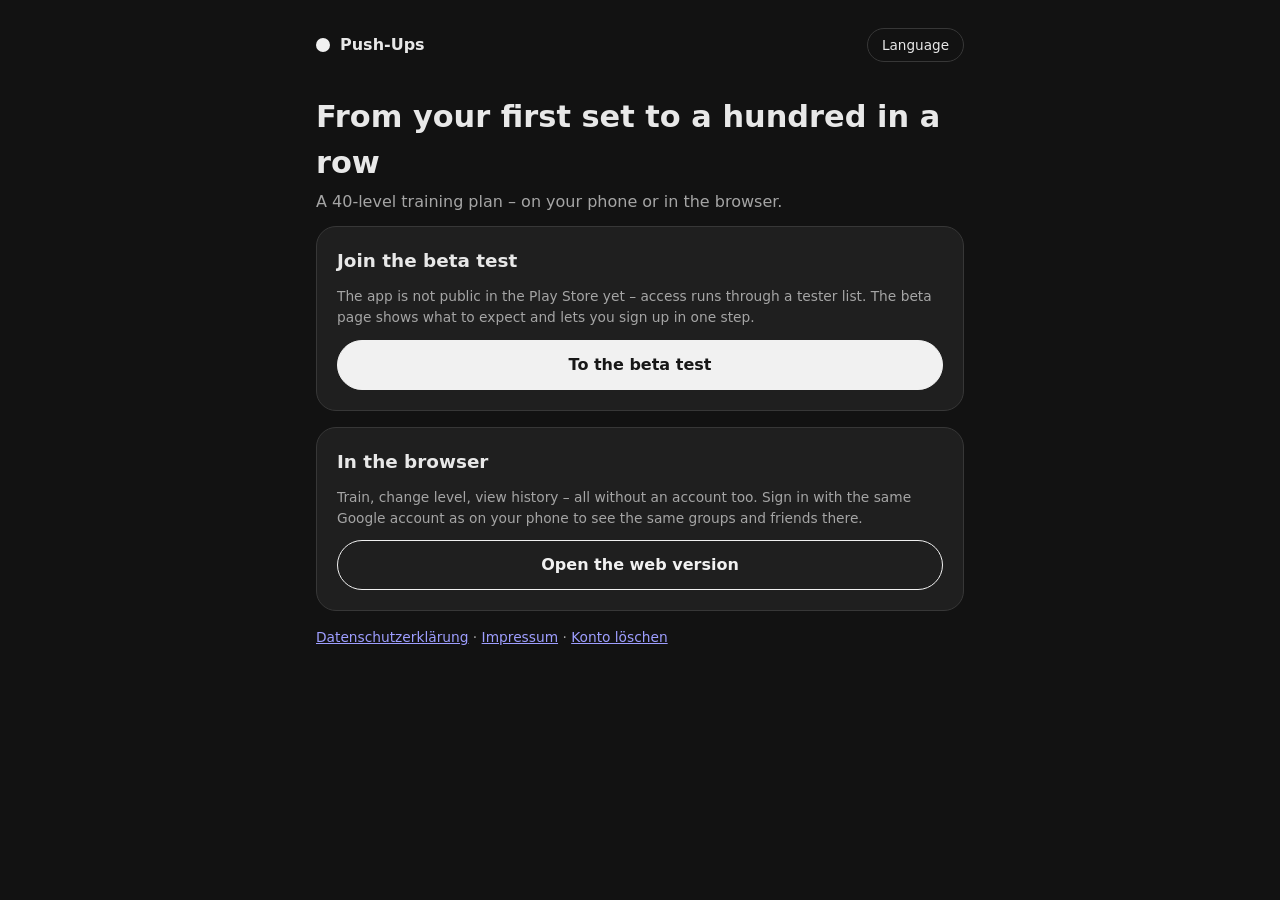
<file: index.html>
<!doctype html>
<html lang="de">
<head>
<meta charset="utf-8">
<meta name="viewport" content="width=device-width, initial-scale=1">
<title>Liegestütze</title>
<meta name="description" content="Ein Trainingsplan über 40 Level, auf dem Handy oder im Browser.">
<link rel="icon" href="favicon.svg" type="image/svg+xml">
<link rel="stylesheet" href="style.css">
</head>
<body>
<header class="site">
  <div class="brand"><span class="dot"></span> <span data-i18n="brand">Liegestütze</span></div>
  <button type="button" class="chip" id="langBtn">Sprache</button>
</header>
<main>
  <h1 data-i18n="homeHeading">Vom ersten Satz bis zu hundert am Stück</h1>
  <p class="lead" data-i18n="homeLead">
    Ein Trainingsplan über 40 Level – auf dem Handy oder im Browser.
  </p>


  <!--
    Kurzer Verweis statt des ganzen Kastens: Es wollen sich nicht alle
    anmelden, und Bilder, Formular und Einwilligung dauerhaft aufzuklappen
    draengt sie jedem auf. Die Einzelheiten stehen auf beta.html.
  -->
  <div class="card stack hidden" id="betaTeaser">
    <h2 data-i18n="betaTeaserTitle">Am Betatest teilnehmen</h2>
    <p class="muted" data-i18n="betaTeaserBody">
      Die App steht noch nicht öffentlich im Play-Store – der Zugang läuft
      über eine Testerliste. Auf der Betaseite siehst du, was dich erwartet,
      und meldest dich in einem Schritt an.
    </p>
    <a class="button wide" href="beta.html" data-i18n="betaTeaserButton">Zum Betatest</a>
  </div>

  <div class="card stack">
    <h2 data-i18n="homeBrowserTitle">Im Browser</h2>
    <p class="muted" data-i18n="homeBrowserBody">
      Trainieren, Level wechseln, Verlauf – auch ganz ohne Konto. Meldest du
      dich mit demselben Google-Konto an wie auf dem Handy, siehst du dort
      dieselben Gruppen und Freunde.
    </p>
    <a class="button ghost wide" href="app/" data-i18n="homeBrowserButton">Web-Version öffnen</a>
  </div>

  <p class="muted">
    <a href="datenschutz.html">Datenschutzerklärung</a> ·
    <a href="impressum.html">Impressum</a> ·
    <a href="konto-loeschen.html">Konto löschen</a>
  </p>
</main>
<script type="module">
  import { t, getLanguage, wireLanguagePicker } from "./strings.js";

  function applyTranslations() {
    document.documentElement.lang = getLanguage() === "en" ? "en" : "de";
    document.querySelectorAll("[data-i18n]").forEach((el) => {
      const text = t(el.dataset.i18n);
      // Wie in der App: Mit data-i18n-attr gehoert die Uebersetzung in das
      // Attribut, nicht in den sichtbaren Inhalt.
      if (el.dataset.i18nAttr) {
        el.setAttribute(el.dataset.i18nAttr, text);
        return;
      }
      el.textContent = text;
    });
  }

  window.addEventListener("liegestuetzen:language", applyTranslations);
  wireLanguagePicker(document.getElementById("langBtn"));
  applyTranslations();

  /* ------------------------------------------------------------------------
   * HIER ABSCHALTEN, wenn die Testphase vorbei ist.
   *
   * Derselbe Schalter steht in beta.html. `false` blendet den Verweis hier
   * aus; die Betaseite zeigt dann statt des Formulars einen Hinweis, dass der
   * Test beendet ist - wer den Verweis noch irgendwo gespeichert hat, laeuft
   * also nicht ins Leere.
   * ------------------------------------------------------------------------ */
  const BETA_LAEUFT = true;
  document.getElementById("betaTeaser").classList.toggle("hidden", !BETA_LAEUFT);
</script>
</body>
</html>
</file>
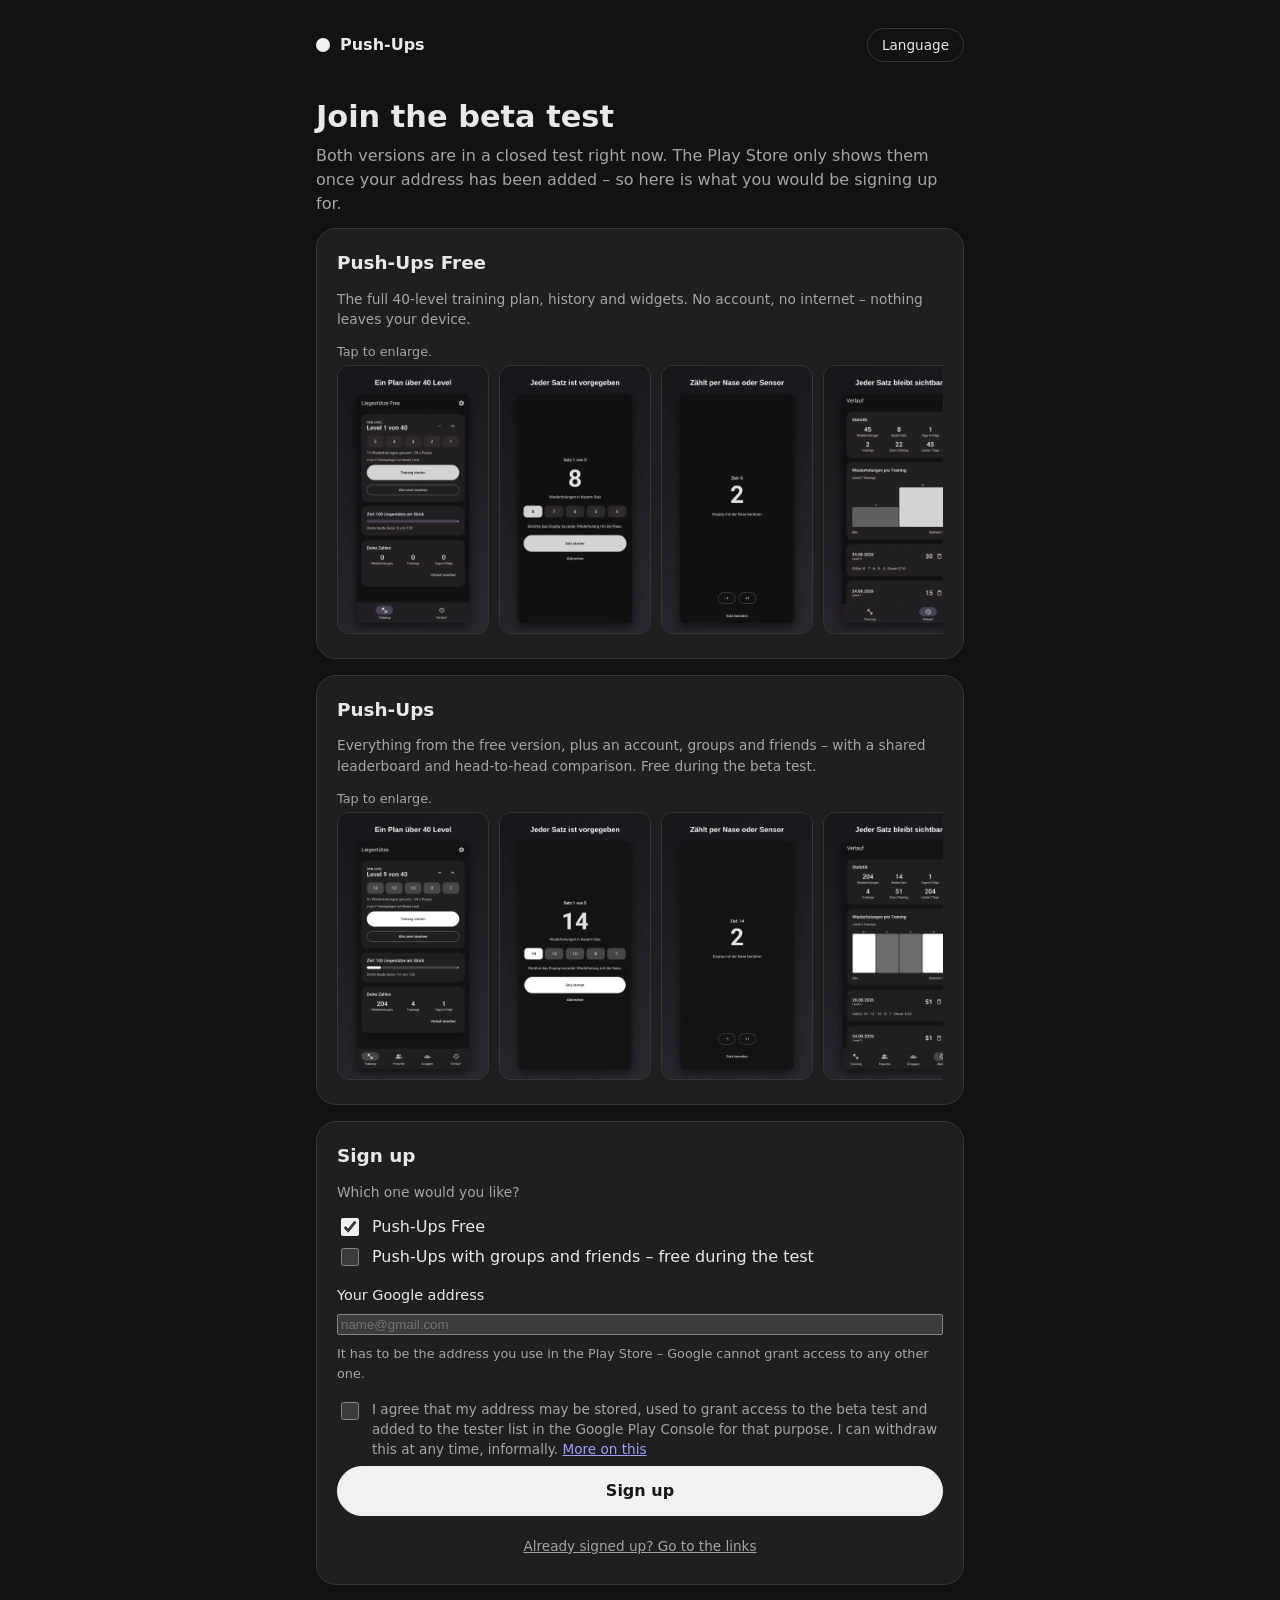
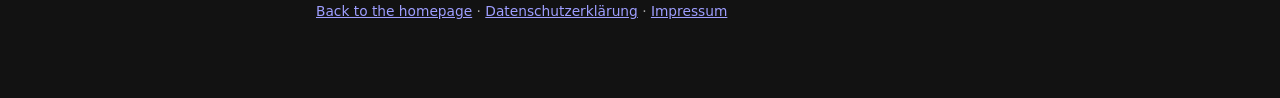
<file: beta.html>
<!doctype html>
<html lang="de">
<head>
<meta charset="utf-8">
<meta name="viewport" content="width=device-width, initial-scale=1, viewport-fit=cover, interactive-widget=resizes-content">
<title>Betatest – Liegestütze</title>
<meta name="description" content="Anmeldung zum geschlossenen Betatest der Liegestütze-Apps.">
<meta name="robots" content="noindex">
<link rel="icon" href="favicon.svg" type="image/svg+xml">
<link rel="stylesheet" href="style.css">
</head>
<body>
<header class="site">
  <div class="brand"><span class="dot"></span> <span data-i18n="brand">Liegestütze</span></div>
  <button type="button" class="chip" id="langBtn">Sprache</button>
</header>
<main>
  <h1 data-i18n="betaTitle">Zum Betatest anmelden</h1>
  <p class="lead" data-i18n="betaIntro">
    Beide Fassungen laufen gerade in einer geschlossenen Testphase. Der
    Play-Store zeigt sie nur, wenn deine Adresse vorher freigeschaltet ist –
    deshalb siehst du hier, worum es geht.
  </p>

  <!-- Wenn die Testphase vorbei ist, steht statt allem Folgenden nur das hier. -->
  <div class="card stack hidden" id="betaOver">
    <h2 data-i18n="betaOverTitle">Der Betatest ist beendet</h2>
    <p class="muted" data-i18n="betaOverBody">
      Danke an alle, die mitgemacht haben. Die Apps sind jetzt regulär im
      Play-Store zu finden.
    </p>
    <a class="button ghost wide" href="./" data-i18n="signInBackHome">Zur Startseite</a>
  </div>

  <div id="betaLive">
    <div class="card stack">
      <h2 data-i18n="betaFreeTitle">Liegestütze Free</h2>
      <p class="muted" data-i18n="betaFreeBody">
        Der ganze Trainingsplan über 40 Level, Verlauf und Widgets. Ohne
        Konto, ohne Internet – nichts verlässt dein Gerät.
      </p>
      <p class="muted betaHint" data-i18n="betaTapHint">Zum Vergrößern antippen.</p>
      <div class="betaShots">
        <button type="button" class="shot" data-full="beta/free-1-level.webp">
          <img src="beta/free-1-level.webp" width="720" height="1280" loading="lazy" alt="">
        </button>
        <button type="button" class="shot" data-full="beta/free-2-satz-starten.webp">
          <img src="beta/free-2-satz-starten.webp" width="720" height="1280" loading="lazy" alt="">
        </button>
        <button type="button" class="shot" data-full="beta/free-3-training.webp">
          <img src="beta/free-3-training.webp" width="720" height="1280" loading="lazy" alt="">
        </button>
        <button type="button" class="shot" data-full="beta/free-4-verlauf.webp">
          <img src="beta/free-4-verlauf.webp" width="720" height="1280" loading="lazy" alt="">
        </button>
        <button type="button" class="shot" data-full="beta/free-5-einstellungen-oben.webp">
          <img src="beta/free-5-einstellungen-oben.webp" width="720" height="1280" loading="lazy" alt="">
        </button>
        <button type="button" class="shot" data-full="beta/free-6-einstellungen.webp">
          <img src="beta/free-6-einstellungen.webp" width="720" height="1280" loading="lazy" alt="">
        </button>
        <button type="button" class="shot" data-full="beta/free-7-widgets.webp">
          <img src="beta/free-7-widgets.webp" width="720" height="1280" loading="lazy" alt="">
        </button>
      </div>
    </div>

    <div class="card stack">
      <h2 data-i18n="betaPaidTitle">Liegestütze</h2>
      <p class="muted" data-i18n="betaPaidBody">
        Alles aus der Gratisfassung, dazu Konto, Gruppen und Freunde – mit
        gemeinsamer Bestenliste und Direktvergleich. Im Betatest kostenlos.
      </p>
      <p class="muted betaHint" data-i18n="betaTapHint">Zum Vergrößern antippen.</p>
      <div class="betaShots">
        <button type="button" class="shot" data-full="beta/paid-1-level.webp">
          <img src="beta/paid-1-level.webp" width="720" height="1280" loading="lazy" alt="">
        </button>
        <button type="button" class="shot" data-full="beta/paid-2-satz-starten.webp">
          <img src="beta/paid-2-satz-starten.webp" width="720" height="1280" loading="lazy" alt="">
        </button>
        <button type="button" class="shot" data-full="beta/paid-3-training.webp">
          <img src="beta/paid-3-training.webp" width="720" height="1280" loading="lazy" alt="">
        </button>
        <button type="button" class="shot" data-full="beta/paid-4-verlauf.webp">
          <img src="beta/paid-4-verlauf.webp" width="720" height="1280" loading="lazy" alt="">
        </button>
        <button type="button" class="shot" data-full="beta/paid-5-gruppe.webp">
          <img src="beta/paid-5-gruppe.webp" width="720" height="1280" loading="lazy" alt="">
        </button>
        <button type="button" class="shot" data-full="beta/paid-6-freunde.webp">
          <img src="beta/paid-6-freunde.webp" width="720" height="1280" loading="lazy" alt="">
        </button>
        <button type="button" class="shot" data-full="beta/paid-7-einstellungen.webp">
          <img src="beta/paid-7-einstellungen.webp" width="720" height="1280" loading="lazy" alt="">
        </button>
        <button type="button" class="shot" data-full="beta/paid-8-widgets.webp">
          <img src="beta/paid-8-widgets.webp" width="720" height="1280" loading="lazy" alt="">
        </button>
      </div>
    </div>

    <div class="card stack" id="betaFormCard">
      <h2 data-i18n="betaFormTitle">Anmeldung</h2>
      <form id="betaForm" novalidate>
        <p class="muted" data-i18n="betaWhich">Wofür möchtest du dich anmelden?</p>
        <label class="betaCheck">
          <input type="checkbox" id="betaFree" checked>
          <span data-i18n="betaFreeLabel">Liegestütze Free</span>
        </label>
        <label class="betaCheck">
          <input type="checkbox" id="betaPaid">
          <span data-i18n="betaPaidLabel">Liegestütze mit Gruppen und Freunden – im Test kostenlos</span>
        </label>

        <label class="betaMailLabel" for="betaMail" data-i18n="betaMailLabel">
          Deine Google-Adresse
        </label>
        <input type="email" id="betaMail" inputmode="email" autocomplete="email"
               placeholder="name@gmail.com" data-i18n="betaMailPlaceholder"
               data-i18n-attr="placeholder">
        <p class="muted betaHint" data-i18n="betaMailHint">
          Es muss die Adresse sein, mit der du im Play-Store angemeldet bist –
          eine andere kann Google nicht freischalten.
        </p>

        <label class="betaCheck betaConsent">
          <input type="checkbox" id="betaConsent">
          <!--
            Text und Verweis stehen getrennt, weil data-i18n den Inhalt eines
            Elements ersetzt: Stuende der Link darin, waere er nach der ersten
            Uebersetzung weg.
          -->
          <span>
            <span data-i18n="betaConsentText">Ich bin damit einverstanden, dass meine
              Adresse gespeichert, zur Freischaltung des Betatests verwendet und
              dafür in die Testerliste der Google Play Console eingetragen wird.
              Widerruf jederzeit formlos möglich.</span>
            <a href="datenschutz.html#beta" data-i18n="betaConsentLink">Mehr dazu</a>
          </span>
        </label>

        <button class="wide" type="submit" id="betaSubmit" data-i18n="betaSubmit">Anmelden</button>
        <p class="muted betaError hidden" id="betaError"></p>
      </form>
      <!--
        Wer sich schon angemeldet hat, kommt sonst nur wieder an die Links,
        indem er das Formular ein zweites Mal absendet - und legt damit einen
        doppelten Eintrag in der Liste an.
      -->
      <button type="button" class="linkbtn" id="betaAlready" data-i18n="betaAlready">
        Schon angemeldet? Zu den Links
      </button>
    </div>

    <div class="card stack hidden" id="betaDone">
      <h2 id="betaDoneTitle" data-i18n="betaDoneTitle">Angemeldet</h2>
      <p id="betaDoneBody" data-i18n="betaDoneBody">
        Danke! Sobald deine Adresse freigeschaltet ist, geht es in zwei
        Schritten weiter: erst die Teilnahme bestätigen, dann im Play Store
        öffnen und installieren. Vorher zeigen beide Links nur eine
        Fehlermeldung – das ist normal und heißt nicht, dass etwas
        schiefgegangen ist.
      </p>

      <div class="betaSteps hidden" id="betaStepsFree">
        <h3 data-i18n="betaFreeTitle">Liegestütze Free</h3>
        <a class="button wide" id="betaAcceptFree" href="#" data-i18n="betaStepAccept">
          1. Teilnahme bestätigen
        </a>
        <a class="button ghost wide" id="betaInstallFree" href="#" data-i18n="betaStepInstall">
          2. Im Play Store öffnen
        </a>
      </div>

      <div class="betaSteps hidden" id="betaStepsPaid">
        <h3 data-i18n="betaPaidTitle">Liegestütze</h3>
        <a class="button wide" id="betaAcceptPaid" href="#" data-i18n="betaStepAccept">
          1. Teilnahme bestätigen
        </a>
        <a class="button ghost wide" id="betaInstallPaid" href="#" data-i18n="betaStepInstall">
          2. Im Play Store öffnen
        </a>
      </div>

      <p class="muted betaHint" data-i18n="betaDoneContact">
        Sollte sich nach ein paar Tagen nichts tun, schreib kurz eine Nachricht
        an biebl.digital@gmail.com.
      </p>
      <button type="button" class="linkbtn" id="betaAgain" data-i18n="betaAgain">
        Doch noch einmal anmelden
      </button>
    </div>
  </div>

  <p class="muted">
    <a href="./" data-i18n="signInBackHome">Zur Startseite</a> ·
    <a href="datenschutz.html">Datenschutzerklärung</a> ·
    <a href="impressum.html">Impressum</a>
  </p>
</main>

<!-- Grossansicht. Ein natives dialog-Element: Escape und der Ruecken-Knopf des
     Browsers schliessen es von selbst, ohne eigenen Code dafuer. -->
<dialog id="lightbox" class="lightbox">
  <img id="lightboxImg" alt="">
  <button type="button" id="lightboxClose" class="chip" data-i18n="betaCloseImage">Schließen</button>
</dialog>

<script type="module" src="./beta.js"></script>
</body>
</html>
</file>
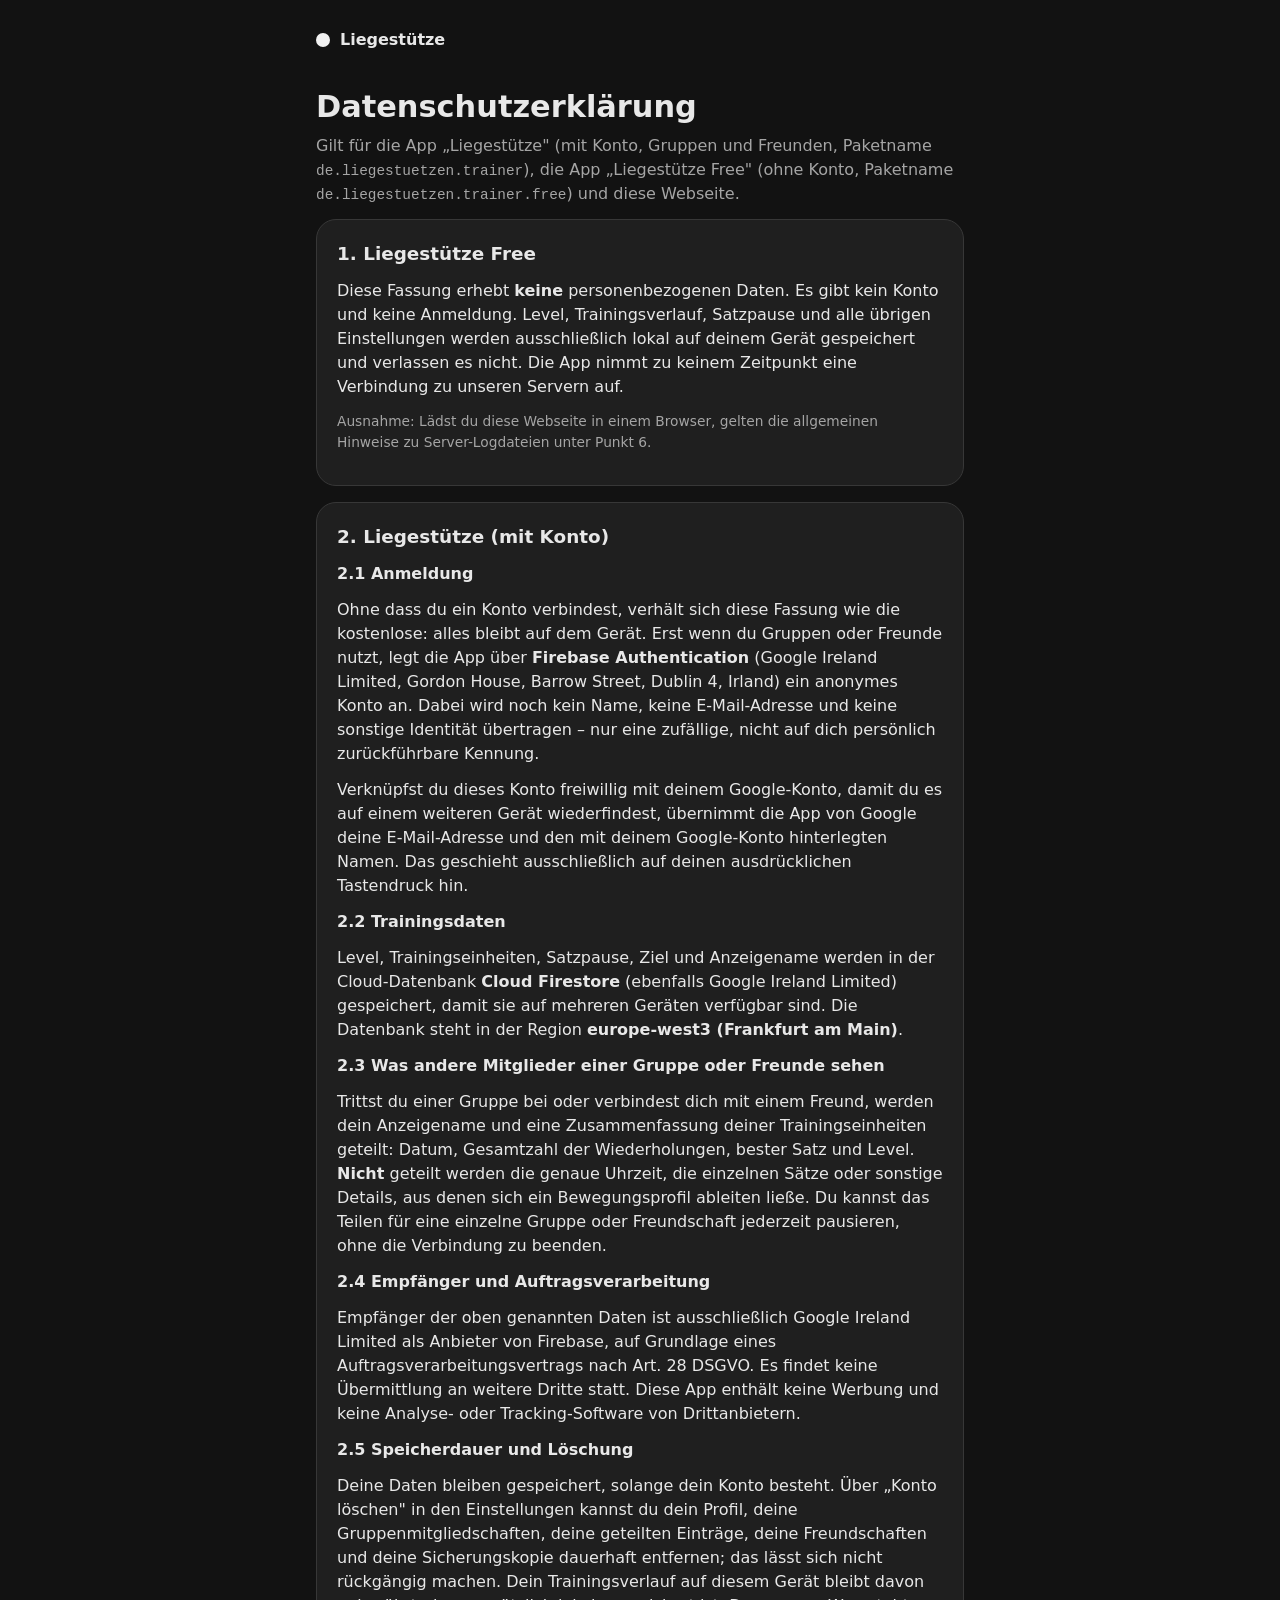
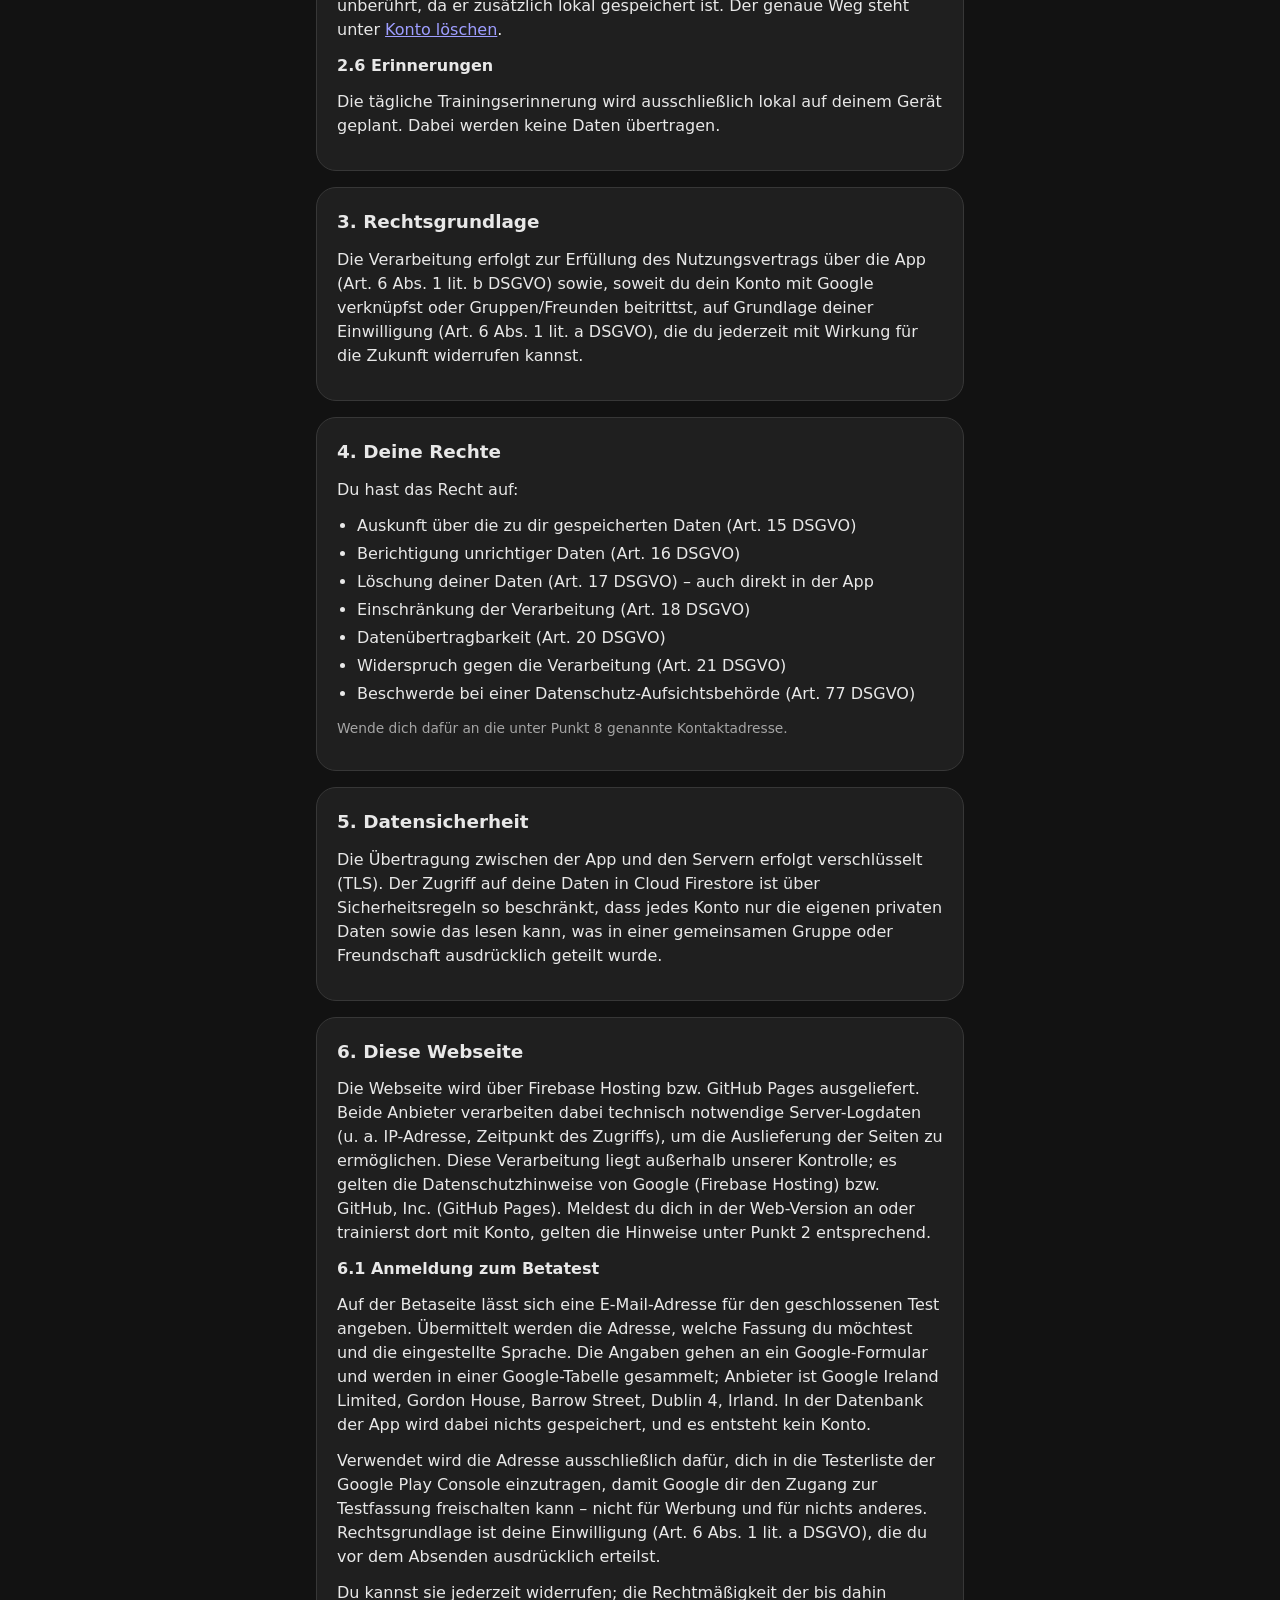
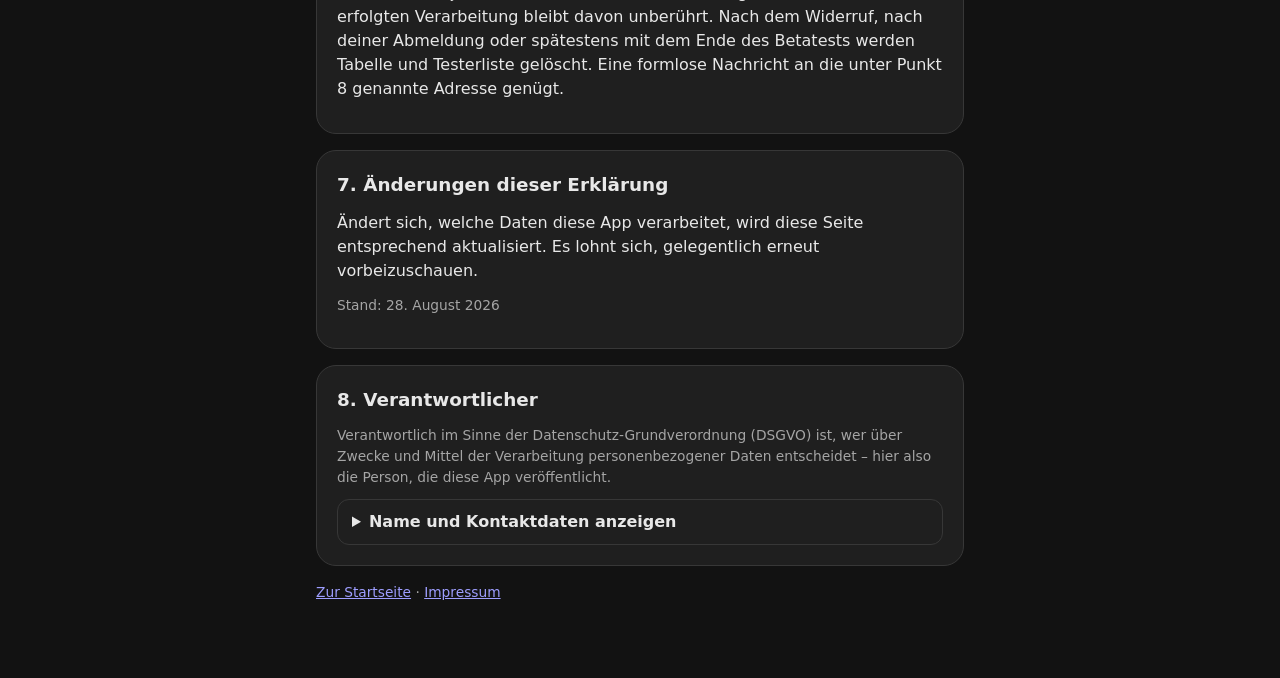
<file: datenschutz.html>
<!doctype html>
<html lang="de">
<head>
<meta charset="utf-8">
<meta name="viewport" content="width=device-width, initial-scale=1">
<title>Datenschutzerklärung – Liegestütze</title>
<link rel="icon" href="favicon.svg" type="image/svg+xml">
<link rel="stylesheet" href="style.css">
</head>
<body>
<header class="site">
  <div class="brand"><span class="dot"></span> Liegestütze</div>
</header>
<main>
  <h1>Datenschutzerklärung</h1>
  <p class="lead">
    Gilt für die App „Liegestütze" (mit Konto, Gruppen und Freunden,
    Paketname <code>de.liegestuetzen.trainer</code>), die App
    „Liegestütze Free" (ohne Konto, Paketname
    <code>de.liegestuetzen.trainer.free</code>) und diese Webseite.
  </p>

  <div class="card stack">
    <h2>1. Liegestütze Free</h2>
    <p>
      Diese Fassung erhebt <strong>keine</strong> personenbezogenen Daten.
      Es gibt kein Konto und keine Anmeldung. Level, Trainingsverlauf,
      Satzpause und alle übrigen Einstellungen werden ausschließlich lokal
      auf deinem Gerät gespeichert und verlassen es nicht. Die App nimmt zu
      keinem Zeitpunkt eine Verbindung zu unseren Servern auf.
    </p>
    <p class="muted">
      Ausnahme: Lädst du diese Webseite in einem Browser, gelten die
      allgemeinen Hinweise zu Server-Logdateien unter Punkt 6.
    </p>
  </div>

  <div class="card stack">
    <h2>2. Liegestütze (mit Konto)</h2>

    <h3>2.1 Anmeldung</h3>
    <p>
      Ohne dass du ein Konto verbindest, verhält sich diese Fassung wie die
      kostenlose: alles bleibt auf dem Gerät. Erst wenn du Gruppen oder
      Freunde nutzt, legt die App über <strong>Firebase Authentication</strong>
      (Google Ireland Limited, Gordon House, Barrow Street, Dublin 4,
      Irland) ein anonymes Konto an. Dabei wird noch kein Name, keine
      E-Mail-Adresse und keine sonstige Identität übertragen – nur eine
      zufällige, nicht auf dich persönlich zurückführbare Kennung.
    </p>
    <p>
      Verknüpfst du dieses Konto freiwillig mit deinem Google-Konto, damit
      du es auf einem weiteren Gerät wiederfindest, übernimmt die App von
      Google deine E-Mail-Adresse und den mit deinem Google-Konto
      hinterlegten Namen. Das geschieht ausschließlich auf deinen
      ausdrücklichen Tastendruck hin.
    </p>

    <h3>2.2 Trainingsdaten</h3>
    <p>
      Level, Trainingseinheiten, Satzpause, Ziel und Anzeigename werden in
      der Cloud-Datenbank <strong>Cloud Firestore</strong> (ebenfalls Google
      Ireland Limited) gespeichert, damit sie auf mehreren Geräten
      verfügbar sind. Die Datenbank steht in der Region
      <strong>europe-west3 (Frankfurt am Main)</strong>.
    </p>

    <h3>2.3 Was andere Mitglieder einer Gruppe oder Freunde sehen</h3>
    <p>
      Trittst du einer Gruppe bei oder verbindest dich mit einem Freund,
      werden dein Anzeigename und eine Zusammenfassung deiner
      Trainingseinheiten geteilt: Datum, Gesamtzahl der Wiederholungen,
      bester Satz und Level. <strong>Nicht</strong> geteilt werden die
      genaue Uhrzeit, die einzelnen Sätze oder sonstige Details, aus denen
      sich ein Bewegungsprofil ableiten ließe. Du kannst das Teilen für
      eine einzelne Gruppe oder Freundschaft jederzeit pausieren, ohne die
      Verbindung zu beenden.
    </p>

    <h3>2.4 Empfänger und Auftragsverarbeitung</h3>
    <p>
      Empfänger der oben genannten Daten ist ausschließlich Google Ireland
      Limited als Anbieter von Firebase, auf Grundlage eines
      Auftragsverarbeitungsvertrags nach Art. 28 DSGVO. Es findet keine
      Übermittlung an weitere Dritte statt. Diese App enthält keine
      Werbung und keine Analyse- oder Tracking-Software von Drittanbietern.
    </p>

    <h3>2.5 Speicherdauer und Löschung</h3>
    <p>
      Deine Daten bleiben gespeichert, solange dein Konto besteht. Über
      „Konto löschen" in den Einstellungen kannst du dein Profil, deine
      Gruppenmitgliedschaften, deine geteilten Einträge, deine Freundschaften
      und deine Sicherungskopie dauerhaft entfernen; das lässt sich nicht
      rückgängig machen. Dein Trainingsverlauf auf diesem Gerät bleibt
      davon unberührt, da er zusätzlich lokal gespeichert ist. Der genaue
      Weg steht unter <a href="konto-loeschen.html">Konto löschen</a>.
    </p>

    <h3>2.6 Erinnerungen</h3>
    <p>
      Die tägliche Trainingserinnerung wird ausschließlich lokal auf
      deinem Gerät geplant. Dabei werden keine Daten übertragen.
    </p>
  </div>

  <div class="card stack">
    <h2>3. Rechtsgrundlage</h2>
    <p>
      Die Verarbeitung erfolgt zur Erfüllung des Nutzungsvertrags über die
      App (Art. 6 Abs. 1 lit. b DSGVO) sowie, soweit du dein Konto mit
      Google verknüpfst oder Gruppen/Freunden beitrittst, auf Grundlage
      deiner Einwilligung (Art. 6 Abs. 1 lit. a DSGVO), die du jederzeit
      mit Wirkung für die Zukunft widerrufen kannst.
    </p>
  </div>

  <div class="card stack">
    <h2>4. Deine Rechte</h2>
    <p>Du hast das Recht auf:</p>
    <ul>
      <li>Auskunft über die zu dir gespeicherten Daten (Art. 15 DSGVO)</li>
      <li>Berichtigung unrichtiger Daten (Art. 16 DSGVO)</li>
      <li>Löschung deiner Daten (Art. 17 DSGVO) – auch direkt in der App</li>
      <li>Einschränkung der Verarbeitung (Art. 18 DSGVO)</li>
      <li>Datenübertragbarkeit (Art. 20 DSGVO)</li>
      <li>Widerspruch gegen die Verarbeitung (Art. 21 DSGVO)</li>
      <li>Beschwerde bei einer Datenschutz-Aufsichtsbehörde (Art. 77 DSGVO)</li>
    </ul>
    <p class="muted">
      Wende dich dafür an die unter Punkt 8 genannte Kontaktadresse.
    </p>
  </div>

  <div class="card stack">
    <h2>5. Datensicherheit</h2>
    <p>
      Die Übertragung zwischen der App und den Servern erfolgt verschlüsselt
      (TLS). Der Zugriff auf deine Daten in Cloud Firestore ist über
      Sicherheitsregeln so beschränkt, dass jedes Konto nur die eigenen
      privaten Daten sowie das lesen kann, was in einer gemeinsamen Gruppe
      oder Freundschaft ausdrücklich geteilt wurde.
    </p>
  </div>

  <div class="card stack">
    <h2>6. Diese Webseite</h2>
    <p>
      Die Webseite wird über Firebase Hosting bzw. GitHub Pages
      ausgeliefert. Beide Anbieter verarbeiten dabei technisch notwendige
      Server-Logdaten (u. a. IP-Adresse, Zeitpunkt des Zugriffs), um die
      Auslieferung der Seiten zu ermöglichen. Diese Verarbeitung liegt
      außerhalb unserer Kontrolle; es gelten die Datenschutzhinweise von
      Google (Firebase Hosting) bzw. GitHub, Inc. (GitHub Pages). Meldest
      du dich in der Web-Version an oder trainierst dort mit Konto, gelten
      die Hinweise unter Punkt 2 entsprechend.
    </p>

    <h3 id="beta">6.1 Anmeldung zum Betatest</h3>
    <p>
      Auf der Betaseite lässt sich eine E-Mail-Adresse für den geschlossenen
      Test angeben. Übermittelt werden die Adresse, welche Fassung du möchtest
      und die eingestellte Sprache. Die Angaben gehen an ein Google-Formular
      und werden in einer Google-Tabelle gesammelt; Anbieter ist Google Ireland
      Limited, Gordon House, Barrow Street, Dublin 4, Irland. In der Datenbank
      der App wird dabei nichts gespeichert, und es entsteht kein Konto.
    </p>
    <p>
      Verwendet wird die Adresse ausschließlich dafür, dich in die Testerliste
      der Google Play Console einzutragen, damit Google dir den Zugang zur
      Testfassung freischalten kann – nicht für Werbung und für nichts
      anderes. Rechtsgrundlage ist deine Einwilligung (Art. 6 Abs. 1 lit. a
      DSGVO), die du vor dem Absenden ausdrücklich erteilst.
    </p>
    <p>
      Du kannst sie jederzeit widerrufen; die Rechtmäßigkeit der bis dahin
      erfolgten Verarbeitung bleibt davon unberührt. Nach dem Widerruf, nach
      deiner Abmeldung oder spätestens mit dem Ende des Betatests werden
      Tabelle und Testerliste gelöscht. Eine formlose Nachricht an die unter
      Punkt 8 genannte Adresse genügt.
    </p>
  </div>

  <div class="card stack">
    <h2>7. Änderungen dieser Erklärung</h2>
    <p>
      Ändert sich, welche Daten diese App verarbeitet, wird diese Seite
      entsprechend aktualisiert. Es lohnt sich, gelegentlich erneut
      vorbeizuschauen.
    </p>
    <p class="muted">Stand: 28. August 2026</p>
  </div>

  <div class="card stack">
    <h2>8. Verantwortlicher</h2>
    <p class="muted">
      Verantwortlich im Sinne der Datenschutz-Grundverordnung (DSGVO) ist,
      wer über Zwecke und Mittel der Verarbeitung personenbezogener Daten
      entscheidet – hier also die Person, die diese App veröffentlicht.
    </p>
    <details class="disclosure">
      <summary>Name und Kontaktdaten anzeigen</summary>
      <p class="muted">
        Maximilian Biebl<br>
        Rieselfeldallee 19<br>
        79111 Freiburg im Breisgau<br>
        Deutschland<br>
        E-Mail: <a href="mailto:biebl.digital@gmail.com">biebl.digital@gmail.com</a>
      </p>
    </details>
  </div>

  <p class="muted">
    <a href="./">Zur Startseite</a> · <a href="impressum.html">Impressum</a>
  </p>
</main>
</body>
</html>
</file>
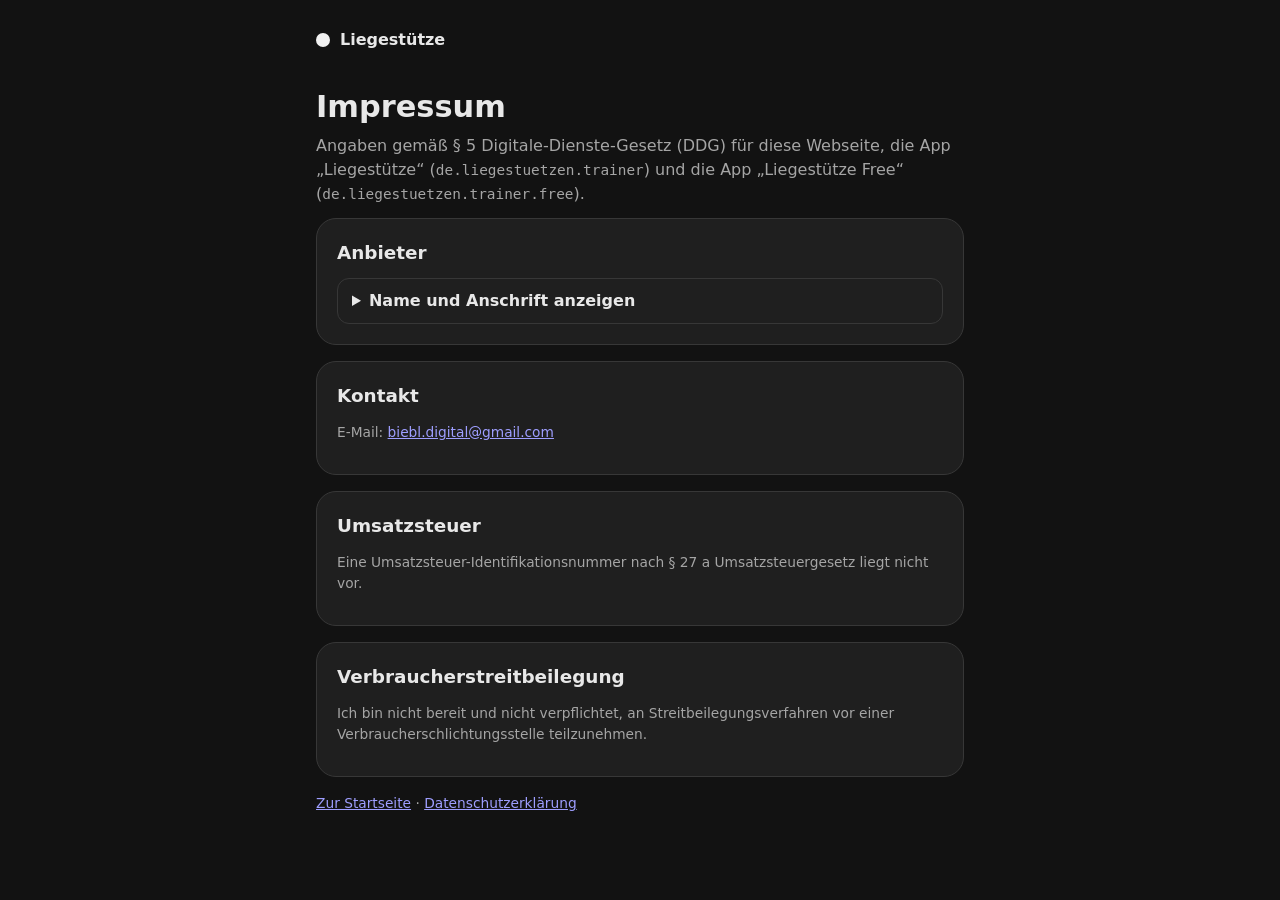
<file: impressum.html>
<!doctype html>
<html lang="de">
<head>
<meta charset="utf-8">
<meta name="viewport" content="width=device-width, initial-scale=1">
<title>Impressum – Liegestütze</title>
<link rel="icon" href="favicon.svg" type="image/svg+xml">
<link rel="stylesheet" href="style.css">
</head>
<body>
<header class="site">
  <div class="brand"><span class="dot"></span> Liegestütze</div>
</header>
<main>
  <h1>Impressum</h1>
  <p class="lead">
    Angaben gemäß § 5 Digitale-Dienste-Gesetz (DDG) für diese Webseite, die
    App „Liegestütze“ (<code>de.liegestuetzen.trainer</code>) und die App
    „Liegestütze Free“ (<code>de.liegestuetzen.trainer.free</code>).
  </p>

  <div class="card stack">
    <h2>Anbieter</h2>
    <details class="disclosure">
      <summary>Name und Anschrift anzeigen</summary>
      <p class="muted">
        Maximilian Biebl<br>
        Rieselfeldallee 19<br>
        79111 Freiburg im Breisgau<br>
        Deutschland
      </p>
    </details>
  </div>

  <div class="card stack">
    <h2>Kontakt</h2>
    <p class="muted">
      E-Mail: <a href="mailto:biebl.digital@gmail.com">biebl.digital@gmail.com</a>
    </p>
  </div>

  <div class="card stack">
    <h2>Umsatzsteuer</h2>
    <p class="muted">
      Eine Umsatzsteuer-Identifikationsnummer nach § 27 a Umsatzsteuergesetz
      liegt nicht vor.
    </p>
  </div>

  <div class="card stack">
    <h2>Verbraucherstreitbeilegung</h2>
    <p class="muted">
      Ich bin nicht bereit und nicht verpflichtet, an Streitbeilegungsverfahren
      vor einer Verbraucherschlichtungsstelle teilzunehmen.
    </p>
  </div>

  <p class="muted">
    <a href="./">Zur Startseite</a> · <a href="datenschutz.html">Datenschutzerklärung</a>
  </p>
</main>
</body>
</html>
</file>
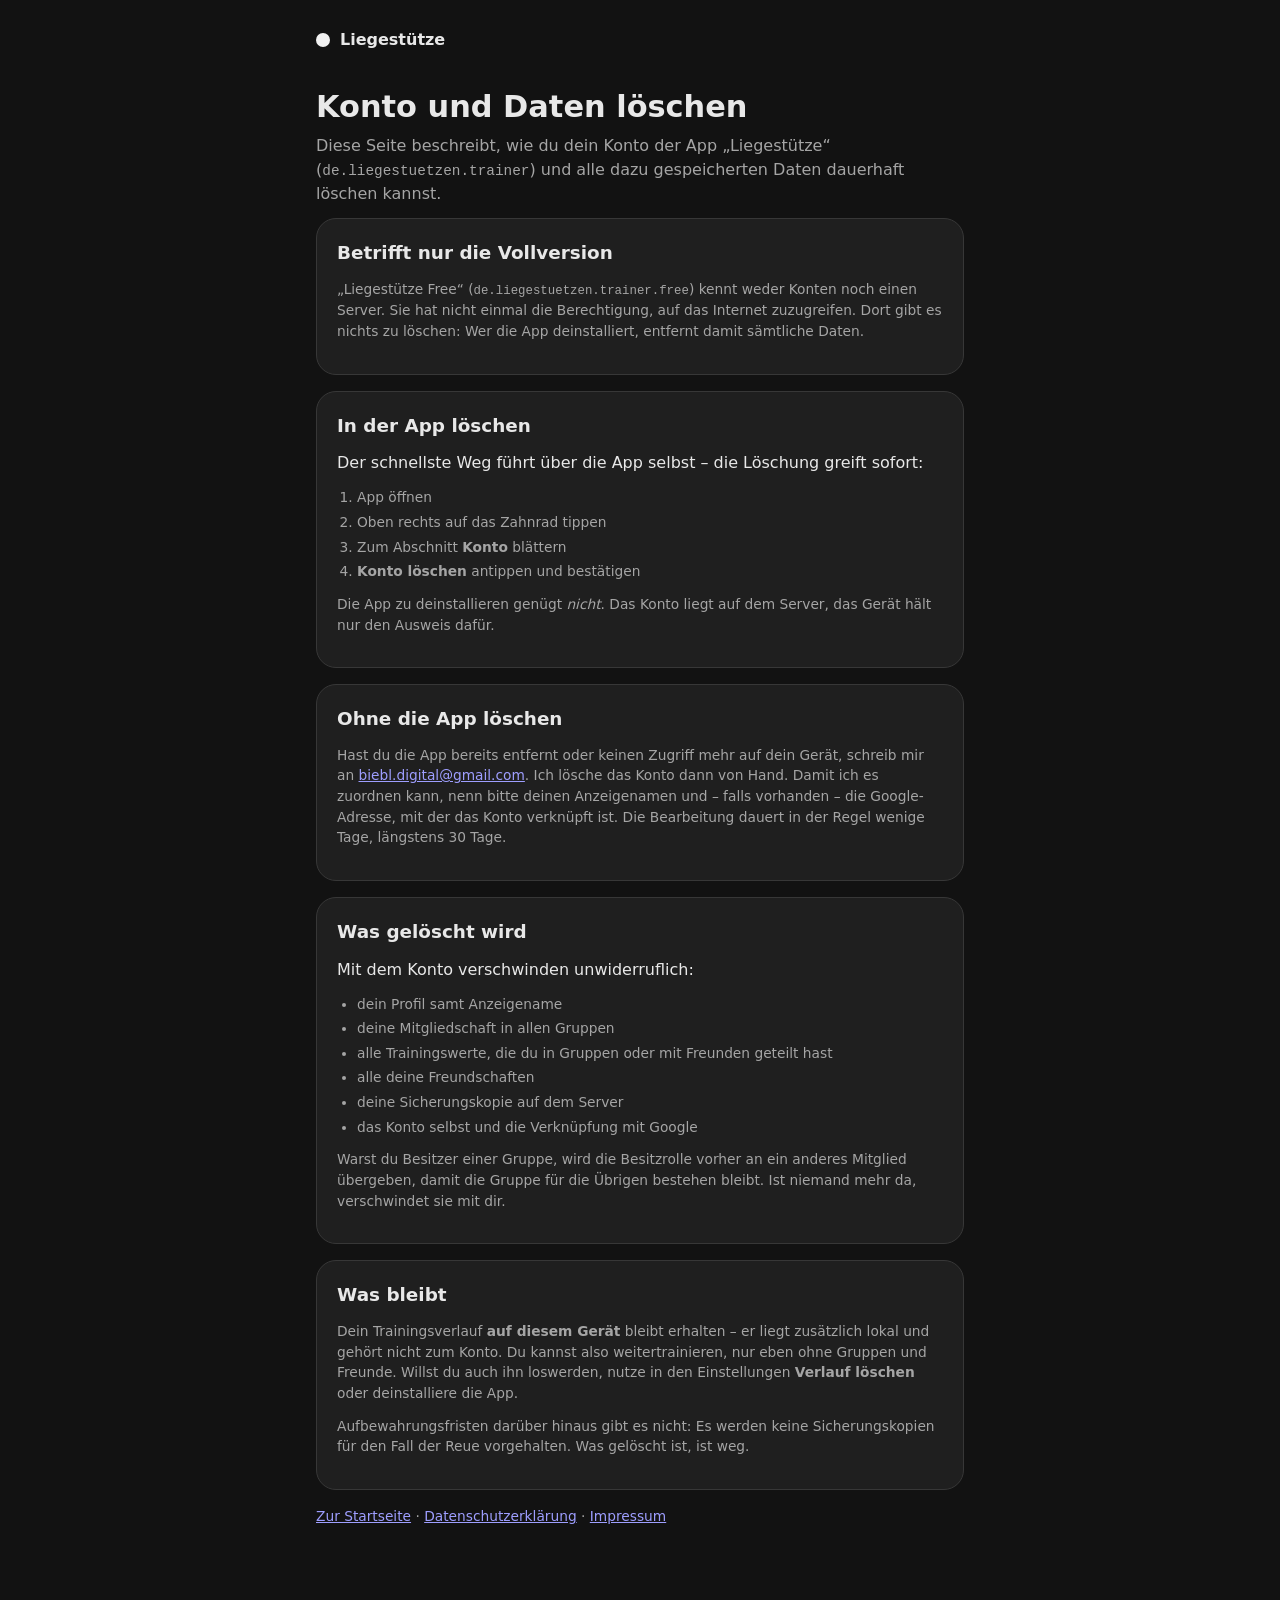
<file: konto-loeschen.html>
<!doctype html>
<html lang="de">
<head>
<meta charset="utf-8">
<meta name="viewport" content="width=device-width, initial-scale=1">
<title>Konto löschen – Liegestütze</title>
<link rel="icon" href="favicon.svg" type="image/svg+xml">
<link rel="stylesheet" href="style.css">
</head>
<body>
<header class="site">
  <div class="brand"><span class="dot"></span> Liegestütze</div>
</header>
<main>
  <h1>Konto und Daten löschen</h1>
  <p class="lead">
    Diese Seite beschreibt, wie du dein Konto der App „Liegestütze“
    (<code>de.liegestuetzen.trainer</code>) und alle dazu gespeicherten Daten
    dauerhaft löschen kannst.
  </p>

  <div class="card stack">
    <h2>Betrifft nur die Vollversion</h2>
    <p class="muted">
      „Liegestütze Free“ (<code>de.liegestuetzen.trainer.free</code>) kennt
      weder Konten noch einen Server. Sie hat nicht einmal die Berechtigung,
      auf das Internet zuzugreifen. Dort gibt es nichts zu löschen: Wer die
      App deinstalliert, entfernt damit sämtliche Daten.
    </p>
  </div>

  <div class="card stack">
    <h2>In der App löschen</h2>
    <p>
      Der schnellste Weg führt über die App selbst – die Löschung greift
      sofort:
    </p>
    <ol class="muted">
      <li>App öffnen</li>
      <li>Oben rechts auf das Zahnrad tippen</li>
      <li>Zum Abschnitt <strong>Konto</strong> blättern</li>
      <li><strong>Konto löschen</strong> antippen und bestätigen</li>
    </ol>
    <p class="muted">
      Die App zu deinstallieren genügt <em>nicht</em>. Das Konto liegt auf dem
      Server, das Gerät hält nur den Ausweis dafür.
    </p>
  </div>

  <div class="card stack">
    <h2>Ohne die App löschen</h2>
    <p class="muted">
      Hast du die App bereits entfernt oder keinen Zugriff mehr auf dein
      Gerät, schreib mir an
      <a href="mailto:biebl.digital@gmail.com?subject=Konto%20l%C3%B6schen">biebl.digital@gmail.com</a>.
      Ich lösche das Konto dann von Hand. Damit ich es zuordnen kann, nenn
      bitte deinen Anzeigenamen und – falls vorhanden – die Google-Adresse,
      mit der das Konto verknüpft ist. Die Bearbeitung dauert in der Regel
      wenige Tage, längstens 30 Tage.
    </p>
  </div>

  <div class="card stack">
    <h2>Was gelöscht wird</h2>
    <p>Mit dem Konto verschwinden unwiderruflich:</p>
    <ul class="muted">
      <li>dein Profil samt Anzeigename</li>
      <li>deine Mitgliedschaft in allen Gruppen</li>
      <li>alle Trainingswerte, die du in Gruppen oder mit Freunden geteilt hast</li>
      <li>alle deine Freundschaften</li>
      <li>deine Sicherungskopie auf dem Server</li>
      <li>das Konto selbst und die Verknüpfung mit Google</li>
    </ul>
    <p class="muted">
      Warst du Besitzer einer Gruppe, wird die Besitzrolle vorher an ein
      anderes Mitglied übergeben, damit die Gruppe für die Übrigen bestehen
      bleibt. Ist niemand mehr da, verschwindet sie mit dir.
    </p>
  </div>

  <div class="card stack">
    <h2>Was bleibt</h2>
    <p class="muted">
      Dein Trainingsverlauf <strong>auf diesem Gerät</strong> bleibt erhalten –
      er liegt zusätzlich lokal und gehört nicht zum Konto. Du kannst also
      weitertrainieren, nur eben ohne Gruppen und Freunde. Willst du auch ihn
      loswerden, nutze in den Einstellungen <strong>Verlauf löschen</strong>
      oder deinstalliere die App.
    </p>
    <p class="muted">
      Aufbewahrungsfristen darüber hinaus gibt es nicht: Es werden keine
      Sicherungskopien für den Fall der Reue vorgehalten. Was gelöscht ist,
      ist weg.
    </p>
  </div>

  <p class="muted">
    <a href="./">Zur Startseite</a> ·
    <a href="datenschutz.html">Datenschutzerklärung</a> ·
    <a href="impressum.html">Impressum</a>
  </p>
</main>
</body>
</html>
</file>
<file: style.css>
/*
 * Eine Datei für alle Seiten.
 *
 * Dunkel ist nicht nur die Vorgabe, sondern die einzige Erscheinung - dieselbe
 * Gestaltung wie die App, wenn sie dunkel dargestellt wird: ein sehr helles
 * Grau als Akzent statt der Markenfarbe. Es gibt bewusst keine helle Fassung
 * und keine Anpassung an die Systemeinstellung, damit die Seite auf jedem
 * Geraet gleich aussieht statt vom Zufall der Systemeinstellung abzuhaengen.
 *
 * --accent-contrast ist die Farbe für Text und Symbole auf einer Flaeche in
 * --accent - hier immer dunkel, weil der Akzent hell ist.
 */
/*
 * Ein durchgehend neutrales Grau.
 *
 * Vorher lag der Seitengrund bei genau 0 % Saettigung, jede erhoehte Flaeche
 * dagegen bei 3 bis 8 % im Magenta zwischen 300 und 340 Grad - uebernommen aus
 * der Standardpalette von Material, nicht gewaehlt. Nebeneinander sieht das
 * aus wie ein lila Schleier ueber allem, was nicht der nackte Hintergrund ist.
 * Die Helligkeiten sind unveraendert, nur der Farbstich ist heraus.
 */
:root {
  --accent: #f1f1f1;
  --accent-contrast: #171717;
  --bg: #121212;
  --card: #1f1f1f;
  --ink: #e8e8e8;
  --muted: #a5a5a5;
  --line: #373737;
  --danger: #ff8a80;
  --radius: 20px;
}

* { box-sizing: border-box; }

body {
  margin: 0;
  background: var(--bg);
  color: var(--ink);
  font-family: system-ui, -apple-system, "Segoe UI", Roboto, sans-serif;
  line-height: 1.5;
}

main { max-width: 680px; margin: 0 auto; padding: 24px 16px 64px; }

h1 { font-size: 1.9rem; margin: 0 0 4px; }
h2 { font-size: 1.15rem; margin: 0 0 8px; }
h3 { font-size: 1rem; margin: 16px 0 4px; }
ul, ol { margin: 0 0 12px; padding-left: 20px; }
li { margin: 0 0 4px; }
code {
  font-family: ui-monospace, "SF Mono", Menlo, Consolas, monospace;
  font-size: 0.9em;
}
p { margin: 0 0 12px; }

.lead { color: var(--muted); }
.muted { color: var(--muted); font-size: 0.86rem; }
.accent { color: var(--accent); }

header.site {
  padding: 28px 16px 8px;
  max-width: 680px;
  margin: 0 auto;
  display: flex;
  align-items: center;
  justify-content: space-between;
  flex-wrap: wrap;
  gap: 12px;
}
.brand { display: flex; align-items: center; gap: 10px; font-weight: 600; }
.brand .dot {
  width: 14px; height: 14px; border-radius: 50%;
  background: var(--accent);
}

/*
 * Die Sprachwahl - dieselben Chips wie bei Zeitraum und Sortierung, keine
 * eigene Regler-Art. Ein natives <select> sah neben den sonst durchgehend
 * eigens gestalteten Bedienelementen fremd aus, und "System" allein, ohne
 * ein Wort daneben, sagte niemandem, wofuer die Auswahl ueberhaupt war.
 */
.langPicker {
  display: flex;
  align-items: center;
  gap: 8px;
  flex-wrap: wrap;
}
.langPicker .muted { font-size: 0.8rem; white-space: nowrap; }

.card {
  background: var(--card);
  border: 1px solid var(--line);
  border-radius: var(--radius);
  padding: 20px;
  margin: 0 0 16px;
}

button, .button {
  display: inline-block;
  font: inherit;
  font-weight: 600;
  border-radius: 999px;
  padding: 12px 20px;
  border: 1px solid var(--accent);
  background: var(--accent);
  color: var(--accent-contrast);
  cursor: pointer;
  text-decoration: none;
  text-align: center;
}
button.ghost, .button.ghost { background: transparent; color: var(--accent); }
button:disabled { opacity: 0.5; cursor: default; }
button.wide, .button.wide { display: block; width: 100%; }

input[type="text"] {
  font: inherit;
  width: 100%;
  padding: 12px 14px;
  border-radius: 12px;
  border: 1px solid var(--line);
  background: var(--bg);
  color: var(--ink);
}

.row { display: flex; align-items: center; gap: 12px; }
.row .grow { flex: 1; min-width: 0; }
.stack > * + * { margin-top: 12px; }

.chips { display: flex; gap: 8px; flex-wrap: wrap; }
.chip {
  font: inherit;
  font-size: 0.85rem;
  padding: 6px 14px;
  border-radius: 999px;
  border: 1px solid var(--line);
  background: transparent;
  color: var(--ink);
  cursor: pointer;
  white-space: nowrap;
}
.chip[aria-pressed="true"] {
  background: var(--accent);
  border-color: var(--accent);
  color: var(--accent-contrast);
}

table { width: 100%; border-collapse: collapse; }
th {
  text-align: right;
  font-size: 0.72rem;
  text-transform: uppercase;
  letter-spacing: 0.04em;
  color: var(--muted);
  font-weight: 600;
  padding-bottom: 6px;
}
th:first-child, td:first-child { text-align: left; }
td { padding: 7px 0; border-top: 1px solid var(--line); text-align: right; }
tr.self td { color: var(--accent); font-weight: 700; }
.sub { display: block; font-size: 0.75rem; color: var(--muted); font-weight: 400; }

.listrow {
  display: flex; align-items: center; gap: 12px;
  padding: 14px 0; border-top: 1px solid var(--line);
  cursor: pointer;
}
.listrow:first-of-type { border-top: 0; }
.listrow.current .name { color: var(--accent); }
.listrow .name { font-weight: 600; }

.code {
  font-family: ui-monospace, "SF Mono", Menlo, Consolas, monospace;
  font-size: 1rem;
  word-break: break-all;
  color: var(--accent);
}

.compare { display: grid; grid-template-columns: 1fr auto 1fr; gap: 6px 10px; align-items: center; }
.compare .value { font-size: 1.25rem; font-weight: 700; text-align: center; }
.compare .label { font-size: 0.72rem; color: var(--muted); text-align: center; }
.compare .ahead { color: var(--accent); }
.compare .head { font-size: 0.8rem; color: var(--muted); text-align: center; }

.error { color: var(--danger); }
.hidden { display: none !important; }

/*
 * Eigene Dialoge statt alert() und confirm().
 *
 * Die eingebauten sehen auf dem Telefon aus wie eine Fehlermeldung des
 * Browsers, nicht wie ein Teil der Seite - und genau an der Stelle, an der
 * jemand einer Einladung zustimmen soll, ist das das falsche Gefuehl.
 */
dialog {
  border: 1px solid var(--line);
  border-radius: var(--radius);
  background: var(--card);
  color: var(--ink);
  padding: 20px;
  max-width: 420px;
  width: calc(100% - 32px);
  /*
   * Sobald die Tastatur aufgeht, bleibt vom Fenster wenig uebrig. Der Dialog
   * begrenzt sich darauf und scrollt notfalls in sich, statt mit Eingabefeld
   * und Knoepfen unter die Tastatur zu rutschen. Zusammen mit
   * interactive-widget=resizes-content in der Kopfzeile der Seite rueckt er
   * mit hoch.
   */
  max-height: calc(100dvh - 32px);
  overflow-y: auto;
  overscroll-behavior: contain;
}
/* Sagt dem Browser, dass die Seite dunkel ist, damit er eingebaute Elemente
   (Formularfelder, Dialog-Backdrop) nicht in seinem hellen Standard zeichnet. */
:root { color-scheme: dark; }
dialog::backdrop { background: rgba(0, 0, 0, 0.45); }
dialog h2 { margin-bottom: 8px; }
/*
 * Die Knopfreihe darf umbrechen.
 *
 * Ohne das schob `flex-end` den Ueberlauf nach links aus dem Dialog heraus:
 * Bei drei Knoepfen - Schliessen, Abmelden, Speichern - begann der erste bei
 * x = -24, also ausserhalb des Bildschirms. Mit Umbruch rutscht die Hauptaktion
 * auf eine eigene Zeile darueber, die stillen teilen sich die darunter; dasselbe
 * Muster wie in der Pause des Trainings.
 */
dialog .actions {
  display: flex;
  flex-wrap: wrap;
  gap: 8px;
  justify-content: flex-end;
  margin-top: 16px;
}
dialog .actions button { padding: 10px 18px; flex: 1 1 auto; min-width: 0; }

.hint {
  border-left: 3px solid var(--accent);
  padding: 2px 0 2px 12px;
  margin: 0 0 12px;
}

/* Die Satzpause im Einstellungen-Dialog - dieselbe Darstellung wie RestCard
   in der App: eine grosse m:ss-Zahl ueber dem Schieberegler statt einer
   nackten Sekundenzahl, die fuer sich genommen nichts erklaert. Keine
   Fettschrift - headlineMedium in der App ist regulaer, die Groesse und die
   Akzentfarbe geben der Zahl schon genug Gewicht. */
.restValue {
  font-size: 2rem;
  font-weight: 500;
  color: var(--accent);
  text-align: center;
  margin: 4px 0;
}

/*
 * Die Raststellen auf der Satzpause-Spur - dieselben kleinen Punkte, die ein
 * Material3-Slider mit `steps` zeichnet. Ein natives <input type="range">
 * kann das nicht von sich aus, und die Browser-eigene datalist-Umsetzung
 * dafuer ist zu uneinheitlich (Safari zeigt gar nichts); eine eigene Reihe
 * Punkte sieht ueberall gleich aus. `left`/`right` gleichen den Radius des
 * Griffs aus, damit der erste und letzte Punkt genau unter dem Griff liegen,
 * wenn er ganz links bzw. rechts steht.
 */
.restSliderWrap { position: relative; }
.restTicks {
  position: absolute;
  left: 10px;
  right: 10px;
  top: 50%;
  transform: translateY(-50%);
  display: flex;
  justify-content: space-between;
  pointer-events: none;
}
.restTicks span {
  width: 4px;
  height: 4px;
  border-radius: 50%;
  background: var(--bg);
}

/*
 * Ein Regler, der wie Slider in der App aussieht: eine duenne abgerundete
 * Spur, links davon in der Akzentfarbe gefuellt, ein runder Griff obendrauf.
 * Das native <input type="range"> gibt das nicht von sich aus her - --fill
 * wird per JS auf den aktuellen Wert gesetzt und faerbt die Spur bis dorthin.
 */
input[type="range"] {
  --fill: 50%;
  width: 100%;
  height: 20px;
  margin: 10px 0;
  -webkit-appearance: none;
  appearance: none;
  background: transparent;
}
input[type="range"]::-webkit-slider-runnable-track {
  height: 4px;
  border-radius: 999px;
  background: linear-gradient(to right, var(--accent) var(--fill), rgba(128, 128, 128, 0.3) var(--fill));
}
input[type="range"]::-moz-range-track {
  height: 4px;
  border-radius: 999px;
  background: rgba(128, 128, 128, 0.3);
}
input[type="range"]::-moz-range-progress {
  height: 4px;
  border-radius: 999px 0 0 999px;
  background: var(--accent);
}
input[type="range"]::-webkit-slider-thumb {
  -webkit-appearance: none;
  appearance: none;
  width: 20px;
  height: 20px;
  border-radius: 50%;
  background: var(--accent);
  margin-top: -8px;
  cursor: pointer;
  border: none;
}
input[type="range"]::-moz-range-thumb {
  width: 20px;
  height: 20px;
  border-radius: 50%;
  background: var(--accent);
  cursor: pointer;
  border: none;
}

/*
 * Der Trainingsbildschirm.
 *
 * Ganze Fläche, riesige Zahl, kein Text zum Lesen: Wer unten liegt, sieht das
 * Display schräg von der Seite und hat keine Hand frei zum Zielen. Getippt wird
 * deshalb überall, und die Knöpfe sitzen unten, wo die Nase nicht hinkommt.
 */
#workout {
  position: fixed;
  inset: 0;
  /*
   * 100dvh statt der Hoehe aus `inset: 0`: Auf dem Handy waechst und
   * schrumpft die Adressleiste, und die feste Hoehe rechnet mit dem groessten
   * Fall. Der Zaehler wurde dadurch zusammengedrueckt und die Knopfreihe
   * rutschte unter den sichtbaren Rand. dvh misst, was gerade wirklich da ist.
   */
  height: 100dvh;
  z-index: 50;
  display: none;
  flex-direction: column;
  background: var(--bg);
  color: var(--ink);
  padding: 16px;
  padding-top: calc(16px + env(safe-area-inset-top));
  padding-bottom: calc(16px + env(safe-area-inset-bottom));
  text-align: center;
  user-select: none;
  -webkit-user-select: none;
  /*
   * Ohne das legt der Browser beim Tippen sein eigenes, blaeuliches Rechteck
   * ueber die Flaeche. Auf einem Bildschirm, der sonst nur aus einer Zahl
   * besteht, sieht das nach einem Fehler aus - und es ist ein Blau, das in
   * dieser App sonst nirgends vorkommt. Die Rueckmeldung kommt aus der Zahl
   * selbst und aus dem Farbwechsel am Ziel.
   */
  -webkit-tap-highlight-color: transparent;
}
#workout.open { display: flex; }
#workout.hot { background: var(--accent); color: var(--accent-contrast); }
/*
 * Die Pause hebt sich ab: Ein Bildschirm, auf dem nichts zu tun ist, soll auf
 * den ersten Blick anders aussehen als einer, auf dem gezaehlt wird.
 *
 * Die Werte stammen aus den Flaechenfarben, die Theme.kt ausdruecklich waehlt
 * - surfaceVariant und onSurfaceVariant des dunklen Schemas. Vorher stand hier
 * das Violett aus Materials secondaryContainer, weil die App die Pause damit
 * faerbt. Das war ein Trugschluss: Theme.kt setzt secondaryContainer gar
 * nicht, der Farbton ist also blosse Voreinstellung und nirgends gewaehlt -
 * und in einer sonst grauen Oberflaeche faellt er aus dem Rahmen.
 */
#workout.resting {
  background: #2c2c2c;
  color: #cbcbcb;
}
/* Auf dem helleren Grund traegt die Linienfarbe des dunklen Designs nicht. */
#workout.resting .chip,
#workout.resting .ghost { border-color: rgba(203, 203, 203, 0.45); color: #cbcbcb; }
#workout.resting .setline { color: #cbcbcb; }
#workout.resting .setline.ready { color: var(--ink); }
#workout.resting .count { color: var(--ink); }

/* Leere Zeilen sollen keinen Platz belegen - in der Pause steht kein Hinweis. */
#workout .setline:empty { display: none; }

#workout .whead { display: flex; flex-direction: column; gap: 8px; padding-bottom: 8px; }
/* In der Pause traegt der Kopf nichts bei und verschwindet ganz. */
#workout .whead.bare > #wLevel,
#workout .whead.bare > .setpills { display: none; }
/* Die Ankuendigung am Ende der Pause hebt sich ab, wie primary in der App. */
#workout .setline.ready { color: var(--accent); opacity: 1; font-weight: 600; }
#workout .setpills span { background: rgba(128, 128, 128, 0.18); }
#workout.hot .setpills span { background: rgba(0, 0, 0, 0.12); color: var(--accent-contrast); }
#workout.hot .setpills span.done { background: var(--accent-contrast); color: var(--accent); }
#workout.hot .setpills span.active { outline-color: var(--accent-contrast); }
#workout #wHint { opacity: 0.85; }
#workout .wadjust { justify-content: center; gap: 12px; padding-bottom: 4px; }
#workout.hot .wadjust .chip { border-color: var(--accent-contrast); color: var(--accent-contrast); }

#workout .tapzone {
  flex: 1;
  display: flex;
  flex-direction: column;
  align-items: center;
  justify-content: center;
  gap: 4px;
  cursor: pointer;
}
#workout .count { font-size: clamp(4rem, 30vw, 10rem); font-weight: 800; line-height: 1; }
#workout .of { font-size: 1.1rem; opacity: 0.75; }
#workout .setline { font-size: 0.95rem; opacity: 0.8; }
#workout .controls { display: flex; flex-wrap: wrap; gap: 8px; padding-bottom: 8px; }
#workout .controls button { flex: 1; }
/*
 * In der Pause stehen drei Knoepfe nebeneinander, und "Hier beenden" bricht
 * dabei um. Die App stellt "Weiter" heraus und laesst das Beenden darunter
 * leiser stehen - hier dasselbe, ohne dass eine Moeglichkeit wegfaellt:
 * "Weiter" nimmt eine eigene Zeile darueber, die beiden stillen teilen sich
 * die darunter.
 */
#workout.resting .controls #wNext { flex: 1 0 100%; order: -1; }
#workout.resting .controls .ghost { font-size: 0.9rem; }
#workout.hot button { border-color: var(--accent-contrast); color: var(--accent-contrast); }
#workout.hot button:not(.ghost) { background: var(--accent-contrast); color: var(--accent); }

.setpills { display: flex; gap: 6px; }
.setpills span {
  flex: 1;
  padding: 10px 0;
  border-radius: 12px;
  background: var(--surface-pill, rgba(128, 128, 128, 0.15));
  font-weight: 600;
  text-align: center;
}
.setpills span.done { background: var(--accent); color: var(--accent-contrast); }
.setpills span.active { outline: 2px solid var(--accent); }

.bar { height: 10px; border-radius: 999px; background: rgba(128, 128, 128, 0.2); overflow: hidden; }
.bar > div { height: 100%; background: var(--accent); }

.tiles { display: flex; gap: 8px; text-align: center; }
.tiles > div { flex: 1; }
.tiles .n { font-size: 1.5rem; font-weight: 700; }
.tiles .l { font-size: 0.72rem; color: var(--muted); }

/*
 * Die App-Huelle: obere Leiste, Reiter unten, dazwischen genau ein sichtbares
 * Panel. Dieselbe Struktur wie in der Android-App - Training, Freunde,
 * Gruppen, Verlauf -, damit sich beide Fassungen gleich anfuehlen.
 */
#shell {
  display: flex;
  flex-direction: column;
  /*
   * dvh, nicht vh: 100vh rechnet auf dem Handy mit eingefahrener
   * Adressleiste. Solange sie steht, ist die Huelle hoeher als das Sichtbare,
   * und die unten klebende Reiterleiste liegt unter dem Rand - man musste erst
   * ein Stueck scrollen, um an die Reiter zu kommen.
   */
  min-height: 100dvh;
}

.topbar {
  position: sticky;
  top: 0;
  z-index: 20;
  display: flex;
  align-items: center;
  gap: 8px;
  padding: 14px 16px;
  background: var(--bg);
  border-bottom: 1px solid var(--line);
}
.topbar h1 { flex: 1; font-size: 1.1rem; margin: 0; }
.iconbtn {
  /* Ein Rand statt reiner Transparenz - sonst sieht man dem Knopf im
     dunklen Design nicht an, dass er anfassbar ist, bevor man draufhaelt. */
  border: 1px solid var(--line);
  background: transparent;
  color: var(--ink);
  font-size: 0.9rem;
  font-weight: 700;
  padding: 6px 14px;
  border-radius: 999px;
  cursor: pointer;
}
.iconbtn:hover { background: rgba(128, 128, 128, 0.15); }
/* Symbolknopf ohne Beschriftung: quadratisch statt in die Breite gezogen. */
/*
 * Symbolknopf: nur das Zeichen, kein Ring. Der Rand von .iconbtn ist fuer
 * beschriftete Knoepfe gedacht; um ein Zahnrad gezogen sieht er nach einem
 * zweiten, leeren Element aus. In der App steht das Zahnrad ebenfalls frei.
 */
.iconbtn.round {
  display: inline-flex;
  align-items: center;
  justify-content: center;
  width: 40px;
  height: 40px;
  padding: 0;
  border: 0;
  border-radius: 999px;
  color: var(--ink);
}
.iconbtn.round:hover { background: rgba(128, 128, 128, 0.15); }

.tabmain { flex: 1; max-width: 680px; width: 100%; margin: 0 auto; padding: 16px; padding-bottom: 32px; }
.tabpanel.hidden { display: none; }

.bottomnav {
  position: sticky;
  bottom: 0;
  z-index: 20;
  display: flex;
  background: var(--bg);
  border-top: 1px solid var(--line);
  padding: 6px 4px calc(6px + env(safe-area-inset-bottom));
}
.navitem {
  flex: 1;
  border: none;
  background: transparent;
  color: var(--muted);
  font: inherit;
  font-size: 0.78rem;
  padding: 8px 4px;
  cursor: pointer;
  border-radius: 12px;
}
.navitem[aria-pressed="true"] { color: var(--accent); font-weight: 700; background: var(--card); }

#authLoading { max-width: 420px; margin: 40vh auto 0; text-align: center; }

/* Aufklappbarer Block, etwa fuer die Kontaktdaten in der
   Datenschutzerklaerung. Der Inhalt gehoert zur Seite und ist ohne Umweg
   erreichbar - er nimmt nur keinen Platz weg, solange niemand ihn braucht. */
.disclosure {
  border: 1px solid var(--line);
  border-radius: 12px;
  padding: 10px 14px;
}
.disclosure > summary {
  cursor: pointer;
  font-weight: 600;
  /* Der Standardpfeil bleibt: er zeigt auf, dass hier etwas aufgeht, und
     dreht sich beim Oeffnen von selbst. */
}
.disclosure > summary:focus-visible {
  outline: 2px solid var(--accent);
  outline-offset: 2px;
  border-radius: 6px;
}
.disclosure[open] > summary { margin-bottom: 8px; }
.disclosure > p:last-child { margin-bottom: 0; }

/*
 * Die Betaseite.
 *
 * Die Bildstreifen scrollen waagerecht statt zu schrumpfen: Sieben Aufnahmen
 * nebeneinander waeren auf einem Handy jede keine 50 px breit. So bleibt eine
 * erkennbar und die naechste schaut hervor, was zum Weiterschieben einlaedt.
 *
 * min-width: 0 ist hier keine Feinheit, sondern noetig. Flexelemente stehen
 * von Haus aus auf `min-width: auto` und wachsen mit ihrem Inhalt, statt ihn
 * scrollen zu lassen - sonst schiebt der Streifen die ganze Seite in die
 * Breite.
 */
.betaShots {
  display: flex;
  min-width: 0;
  gap: 10px;
  overflow-x: auto;
  overscroll-behavior-x: contain;
  scroll-snap-type: x mandatory;
  padding-bottom: 4px;
  margin-top: 4px;
}
.betaShots .shot {
  flex: 0 0 auto;
  padding: 0;
  border: 1px solid var(--line);
  border-radius: 12px;
  background: none;
  overflow: hidden;
  cursor: zoom-in;
  scroll-snap-align: start;
  line-height: 0;
}
.betaShots .shot img { width: 150px; height: auto; display: block; }

.betaCheck { display: flex; align-items: center; gap: 10px; margin: 6px 0; }
.betaCheck input { width: 18px; height: 18px; accent-color: var(--accent); flex: 0 0 auto; }
/* Die Einwilligung ist mehrzeilig - der Haken gehoert dann nach oben, nicht
   auf die Mitte des Absatzes. */
.betaConsent { align-items: flex-start; margin-top: 16px; }
.betaConsent span { font-size: 0.85rem; color: var(--muted); }
.betaConsent input { margin-top: 3px; }

.betaMailLabel { display: block; margin: 16px 0 6px; font-size: 0.9rem; }
#betaMail { width: 100%; }
/* Je Fassung ein Block mit zwei Schritten - der Abstand trennt sie sichtbar
   voneinander, damit niemand die Reihenfolge quer liest. */
.betaSteps { margin-top: 16px; }
.betaSteps h3 { margin: 0 0 8px; font-size: 1rem; }
.betaSteps .button + .button { margin-top: 8px; }

/* Ein Knopf, der wie ein Verweis aussieht: Er fuehrt nur woanders hin und
   soll neben der Hauptaktion nicht um Aufmerksamkeit ringen. */
.linkbtn {
  display: block;
  width: 100%;
  margin-top: 12px;
  padding: 8px 0;
  border: 0;
  background: none;
  color: var(--muted);
  font: inherit;
  font-size: 0.85rem;
  text-decoration: underline;
  cursor: pointer;
}
.linkbtn:hover { color: var(--ink); }
.betaHint { font-size: 0.8rem; margin: 8px 0 0; }
.betaError { color: var(--danger); }

/*
 * Grossansicht.
 *
 * Randlos und so gross wie das Fenster hergibt: Ein Bildschirmfoto eines
 * Handys in einem Kaestchen mit Rand anzuzeigen waere doppelt gerahmt. dvh,
 * weil die Adressleiste auf dem Handy kommt und geht.
 */
.lightbox {
  border: 0;
  padding: 0;
  background: none;
  max-width: 100vw;
  max-height: 100dvh;
  width: 100%;
  height: 100dvh;
  overflow: hidden;
}
.lightbox::backdrop { background: rgba(0, 0, 0, 0.9); }
.lightbox img {
  display: block;
  margin: auto;
  max-width: calc(100vw - 24px);
  max-height: calc(100dvh - 88px);
  object-fit: contain;
  border-radius: 12px;
}
.lightbox button {
  position: absolute;
  left: 50%;
  transform: translateX(-50%);
  bottom: calc(16px + env(safe-area-inset-bottom));
}
</file>
